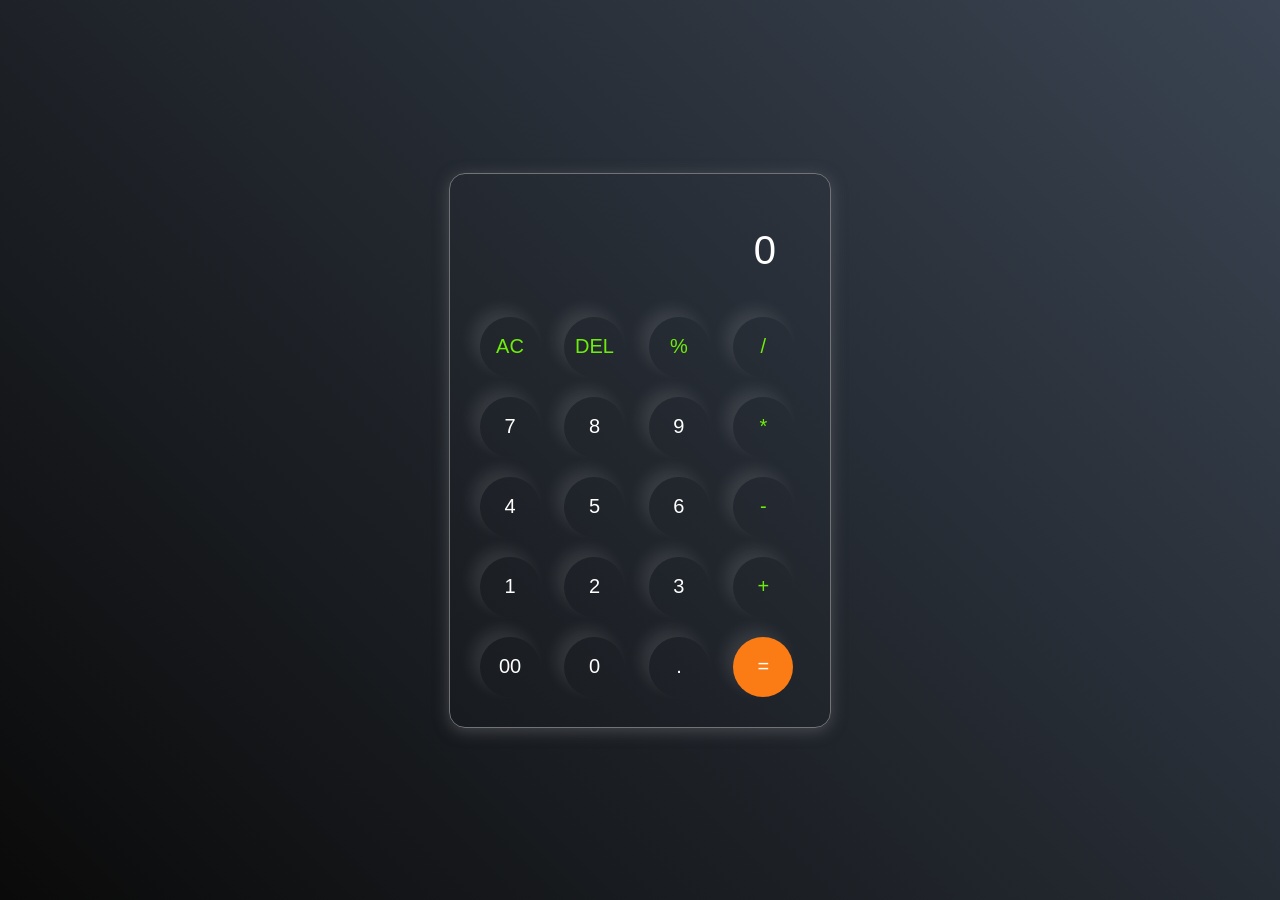
<file: index.html>
<!DOCTYPE html>
<html lang="en">
<head>
    <meta charset="UTF-8">
    <meta name="viewport" content="width=device-width, initial-scale=1.0">
    <title>Calculator</title>
    <link rel="stylesheet" href="calculator.css">
</head>
<body>
    <div class="calculator">
        <input type="text" placeholder="0" id="inputbox">
        <div>
            <button class="operator">AC</button>
            <button class="operator">DEL</button>
            <button class="operator">%</button>
            <button class="operator">/</button>
        </div>
        <div>
            <button>7</button>
            <button>8</button>
            <button>9</button>
            <button class="operator">*</button>
        </div>
        <div>
            <button>4</button>
            <button>5</button>
            <button>6</button>
            <button class="operator">-</button>
        </div>
        <div>
            <button>1</button>
            <button>2</button>
            <button>3</button>
            <button class="operator">+</button>
        </div>
        <div>
            <button>00</button>
            <button>0</button>
            <button>.</button>
            <button class="equalbtn">=</button>
        </div>
    </div>
    <script src="caculator.js"></script>
</body>
</html>
</file>
<file: calculator.css>
*{
    margin: 0;
    padding: 0;
    box-sizing: border-box;
    font-family: 'poppins',sans-serif;
}
body{
    width: 100%;
    height: 100vh;
    display: flex;
    justify-content: center;
    align-items: center;
    background: linear-gradient(45deg, #0a0a0a, #3a4452);
}
.calculator{
    border: 1px solid #717377;
    padding: 20px;
    border-radius: 16px;
    background: transparent;
    box-shadow: 0px 3px 15px rgba(113,115, 119, 0.5);
}
input{
    width: 320px;
    border: none;
    padding: 24px;
    margin: 10px;
    background: transparent;
    box-shadow: 0px 3px 15px rgbs(84,84,84,0.1) ;
    font-size: 40px;
    text-align: right;
    cursor: pointer;
    color: #ffffff;
}
input::placeholder{
    color: #ffffff;
}
button{
    border: none;
    width: 60px;
    height: 60px;
    margin: 10px;
    border-radius: 50%;
    background: transparent;
    color: #ffffff;
    font-size: 20px;
    box-shadow: -8px -8px 15px rgba(255, 255, 255, 0.1);
    cursor: pointer;
}
.equalbtn{
    background-color: #fb7c14;
}
.operator{
    color: #6dee0a;
}
</file>
